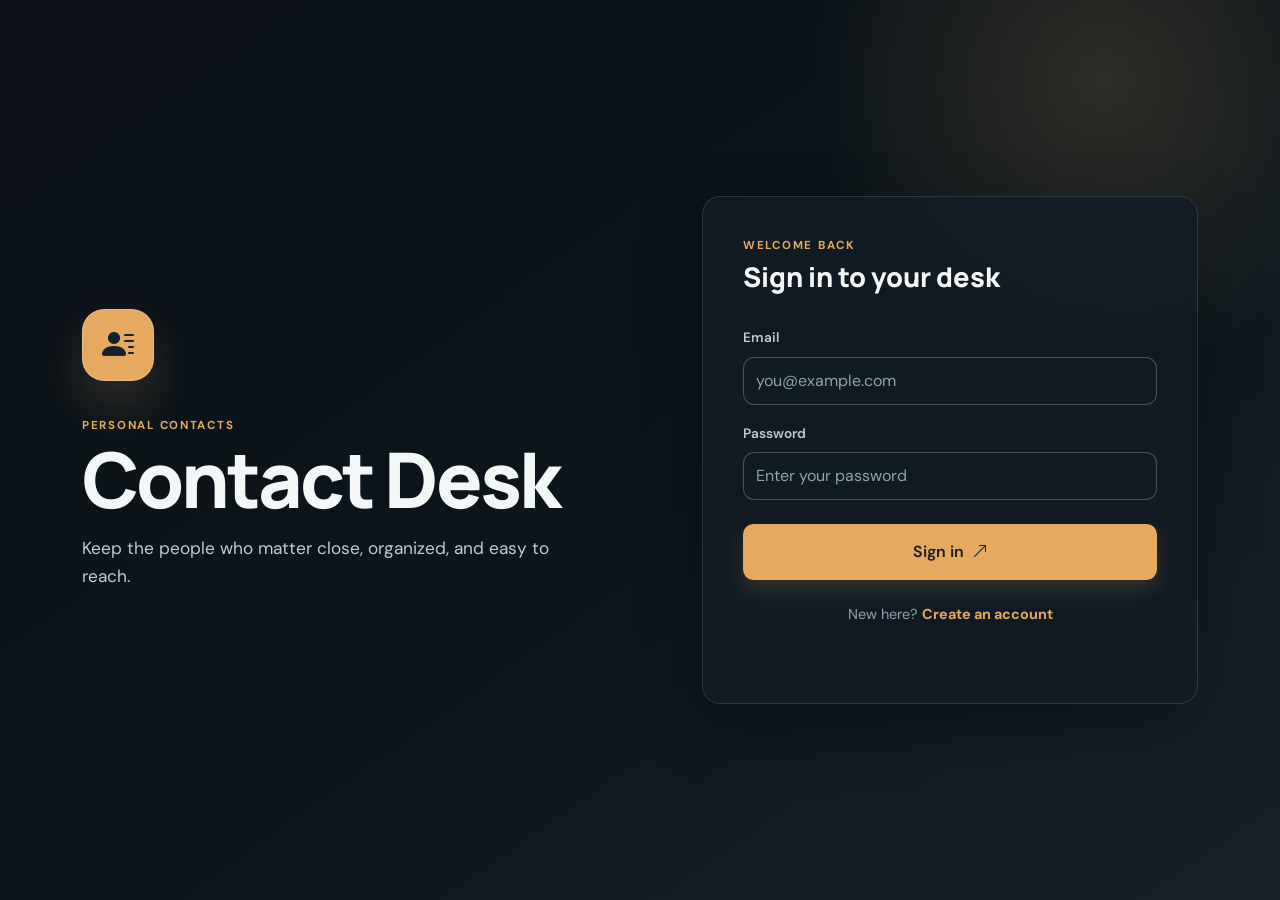
<file: index.html>
<!DOCTYPE html>
<html lang="en" data-bs-theme="dark">
<head>
    <meta charset="UTF-8">
    <meta name="viewport" content="width=device-width, initial-scale=1.0">
    <title>Contact Desk | Sign in</title>
    <link rel="preconnect" href="https://fonts.googleapis.com">
    <link rel="preconnect" href="https://fonts.gstatic.com" crossorigin>
    <link href="https://fonts.googleapis.com/css2?family=DM+Sans:wght@400;500;600;700&family=Manrope:wght@600;700;800&display=swap" rel="stylesheet">
    <link href="https://cdn.jsdelivr.net/npm/bootstrap@5.3.3/dist/css/bootstrap.min.css" rel="stylesheet">
    <link href="https://cdn.jsdelivr.net/npm/bootstrap-icons@1.11.3/font/bootstrap-icons.min.css" rel="stylesheet">
    <link href="css/styles.css" rel="stylesheet">
    <script type="text/javascript" src="js/code.js?v=20260923-contacts-page-2"></script>
</head>
<body class="auth-page">
    <div class="background-glow"></div>
    <main class="container auth-container">
        <div class="auth-intro">
            <div class="app-mark" aria-hidden="true"><i class="bi bi-person-lines-fill"></i></div>
            <p class="eyebrow">Personal contacts</p>
            <h1 id="title">Contact Desk</h1>
            <p class="intro-copy">Keep the people who matter close, organized, and easy to reach.</p>
        </div>

        <section class="card glass-card auth-card" aria-labelledby="authTitle">
            <div class="card-body">
                <div class="auth-heading">
                    <p class="eyebrow">Welcome back</p>
                    <h2 id="authTitle">Sign in to your desk</h2>
                </div>

                <div id="loginPanel">
                    <form id="loginForm" onsubmit="event.preventDefault(); doLogin();" novalidate>
                        <div class="mb-3">
                            <label for="loginEmail" class="form-label form-label-contrast">Email</label>
                            <input type="email" id="loginEmail" class="form-control" autocomplete="email" placeholder="you@example.com" required>
                        </div>
                        <div class="mb-4">
                            <label for="loginPassword" class="form-label form-label-contrast">Password</label>
                            <input type="password" id="loginPassword" class="form-control" autocomplete="current-password" placeholder="Enter your password" required>
                        </div>
                        <button type="submit" id="loginButton" class="btn btn-primary w-100 py-3 fw-semibold">Sign in <i class="bi bi-arrow-up-right ms-1"></i></button>
                    </form>
                    <p class="switch-prompt">New here? <button type="button" class="link-button" onclick="showRegister();">Create an account</button></p>
                </div>

                <div id="registerPanel" class="d-none">
                    <form id="registerForm" onsubmit="event.preventDefault(); doRegister();" novalidate>
                        <div class="row g-3 mb-3">
                            <div class="col-sm-6">
                                <label for="registerFirstName" class="form-label form-label-contrast">First name</label>
                                <input type="text" id="registerFirstName" class="form-control" autocomplete="given-name" required>
                            </div>
                            <div class="col-sm-6">
                                <label for="registerLastName" class="form-label form-label-contrast">Last name</label>
                                <input type="text" id="registerLastName" class="form-control" autocomplete="family-name" required>
                            </div>
                        </div>
                        <div class="mb-3">
                            <label for="registerUsername" class="form-label form-label-contrast">Username</label>
                            <input type="text" id="registerUsername" class="form-control" autocomplete="username" required>
                        </div>
                        <div class="mb-3">
                            <label for="registerEmail" class="form-label form-label-contrast">Email</label>
                            <input type="email" id="registerEmail" class="form-control" autocomplete="email" placeholder="you@example.com" required>
                        </div>
                        <div class="mb-4">
                            <label for="registerPassword" class="form-label form-label-contrast">Password</label>
                            <input type="password" id="registerPassword" class="form-control" autocomplete="new-password" required>
                        </div>
                        <button type="submit" id="registerButton" class="btn btn-primary w-100 py-3 fw-semibold">Create account <i class="bi bi-arrow-up-right ms-1"></i></button>
                    </form>
                    <p class="switch-prompt">Already have an account? <button type="button" class="link-button" onclick="showLogin();">Sign in</button></p>
                </div>

                <p id="authResult" class="status-message" role="status" aria-live="polite"></p>
            </div>
        </section>
    </main>
</body>
</html>
</file>
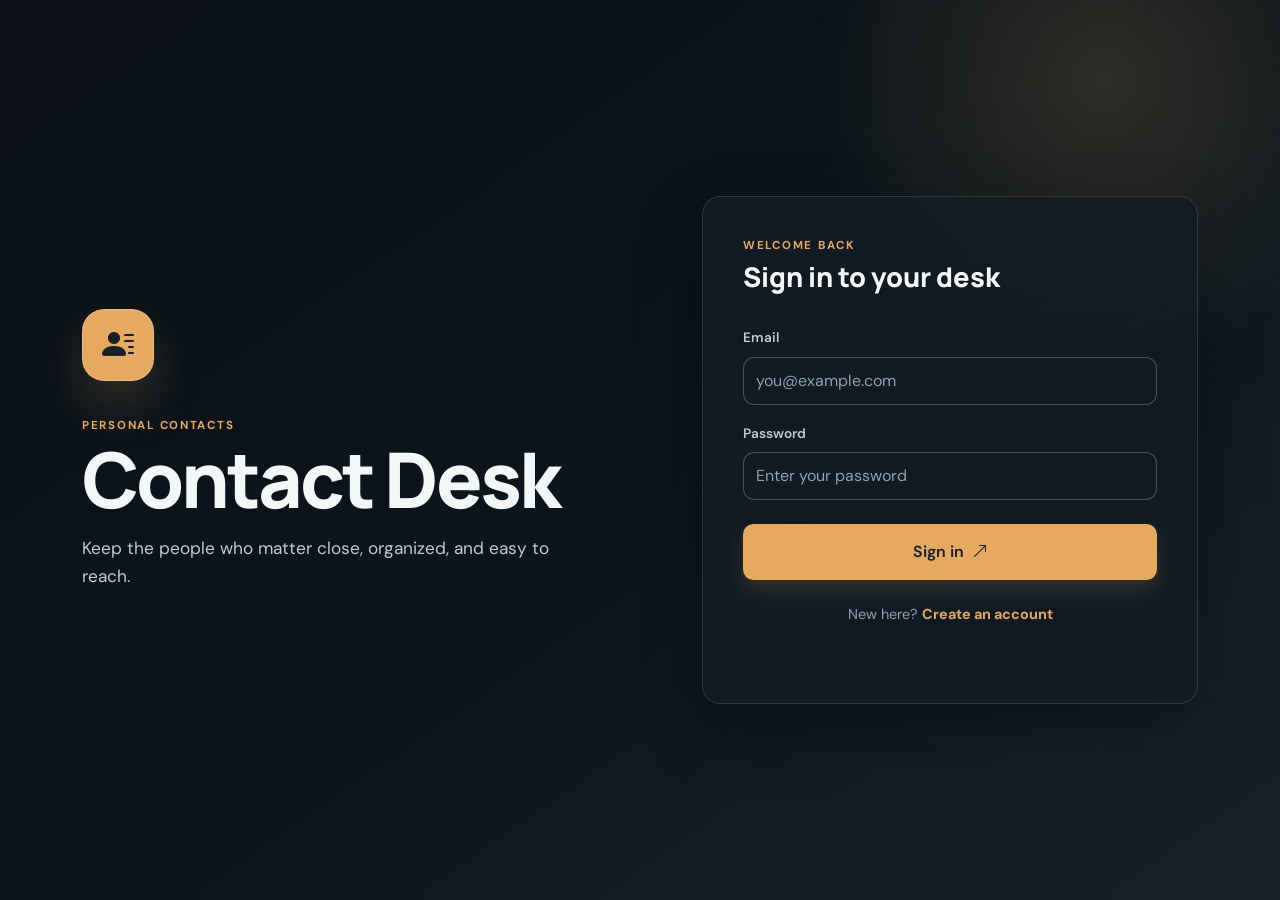
<file: admin.html>
<!DOCTYPE html>
<html lang="en" data-bs-theme="dark">
<head>
    <meta charset="UTF-8">
    <meta name="viewport" content="width=device-width, initial-scale=1.0">
    <title>Contact Desk | Admin</title>
    <link rel="preconnect" href="https://fonts.googleapis.com">
    <link rel="preconnect" href="https://fonts.gstatic.com" crossorigin>
    <link href="https://fonts.googleapis.com/css2?family=DM+Sans:wght@400;500;600;700&family=Manrope:wght@600;700;800&display=swap" rel="stylesheet">
    <link href="https://cdn.jsdelivr.net/npm/bootstrap@5.3.3/dist/css/bootstrap.min.css" rel="stylesheet">
    <link href="https://cdn.jsdelivr.net/npm/bootstrap-icons@1.11.3/font/bootstrap-icons.min.css" rel="stylesheet">
    <link href="css/styles.css" rel="stylesheet">
    <script type="text/javascript" src="js/code.js?v=20260923-contacts-page-2"></script>
</head>
<body class="app-page">
    <div class="background-glow"></div>
    <main class="container app-container">
        <header class="app-header">
            <div class="brand-lockup">
                <div class="app-mark app-mark-small" aria-hidden="true"><i class="bi bi-shield-lock-fill"></i></div>
                <div><p class="eyebrow mb-1">Administration</p><h1 class="brand-title">Contact Desk</h1></div>
            </div>
            <div class="user-bar">
                <a class="btn btn-outline-light btn-sm" href="contacts.html"><i class="bi bi-arrow-left me-1"></i>Contacts</a>
                <button type="button" class="btn btn-outline-danger btn-sm" onclick="doLogout();"><i class="bi bi-box-arrow-right me-1"></i>Log out</button>
            </div>
        </header>

        <section class="dashboard-heading">
            <div><p class="eyebrow">Admin workspace</p><h2>Manage access</h2><p class="page-subtitle">Review accounts and keep an eye on every contact record.</p></div>
        </section>
        <p id="adminStatus" class="status-message" role="status" aria-live="polite"></p>

        <section class="admin-grid">
            <section class="card glass-card dashboard-card" aria-labelledby="usersTitle">
                <div class="card-body">
                    <div class="toolbar">
                        <div><h2 id="usersTitle" class="section-title">Users</h2><p class="section-note">Disable access without deleting an account.</p></div>
                        <form class="search-form" onsubmit="event.preventDefault(); loadAdminUsers(document.getElementById('userSearch').value.trim());">
                            <label for="userSearch" class="visually-hidden">Search users</label>
                            <input type="search" id="userSearch" class="form-control" placeholder="Search users" autocomplete="off">
                            <button type="submit" class="btn btn-outline-light">Search</button>
                        </form>
                    </div>
                    <div id="userList" class="contact-list"></div>
                </div>
            </section>

            <section class="card glass-card form-card" aria-labelledby="adminCreateTitle">
                <div class="card-body">
                    <div class="form-card-heading"><div><p class="eyebrow">Access control</p><h2 id="adminCreateTitle">Create Admin</h2></div></div>
                    <form id="adminForm" onsubmit="event.preventDefault(); createAdmin();" novalidate>
                        <div class="row g-3">
                            <div class="col-sm-6"><label for="adminFirstName" class="form-label form-label-contrast">First name</label><input id="adminFirstName" class="form-control" maxlength="50" required></div>
                            <div class="col-sm-6"><label for="adminLastName" class="form-label form-label-contrast">Last name</label><input id="adminLastName" class="form-control" maxlength="50" required></div>
                            <div class="col-12"><label for="adminUsername" class="form-label form-label-contrast">Username</label><input id="adminUsername" class="form-control" maxlength="50" required></div>
                            <div class="col-12"><label for="adminEmail" class="form-label form-label-contrast">Email</label><input type="email" id="adminEmail" class="form-control" maxlength="254" autocomplete="email" required></div>
                            <div class="col-12"><label for="adminPassword" class="form-label form-label-contrast">Temporary password</label><input type="password" id="adminPassword" class="form-control" maxlength="200" required></div>
                        </div>
                        <p id="adminFormStatus" class="status-message" role="status" aria-live="polite"></p>
                        <button type="submit" class="btn btn-primary w-100">Create Admin</button>
                    </form>
                </div>
            </section>
        </section>

        <section class="card glass-card dashboard-card admin-contacts-card" aria-labelledby="allContactsTitle">
            <div class="card-body">
                <div class="toolbar"><div><h2 id="allContactsTitle" class="section-title">All contacts</h2><p class="section-note">Read-only administrative view with account ownership.</p></div><form class="search-form" onsubmit="event.preventDefault(); loadAllContacts(document.getElementById('allContactSearch').value.trim());"><label for="allContactSearch" class="visually-hidden">Search all contacts</label><input type="search" id="allContactSearch" class="form-control" placeholder="Search all contacts" autocomplete="off"><button type="submit" class="btn btn-outline-light">Search</button></form></div>
                <div id="adminContactList" class="contact-list"></div>
            </div>
        </section>
    </main>
    <script>document.addEventListener('DOMContentLoaded', initAdminPage);</script>
</body>
</html>
</file>
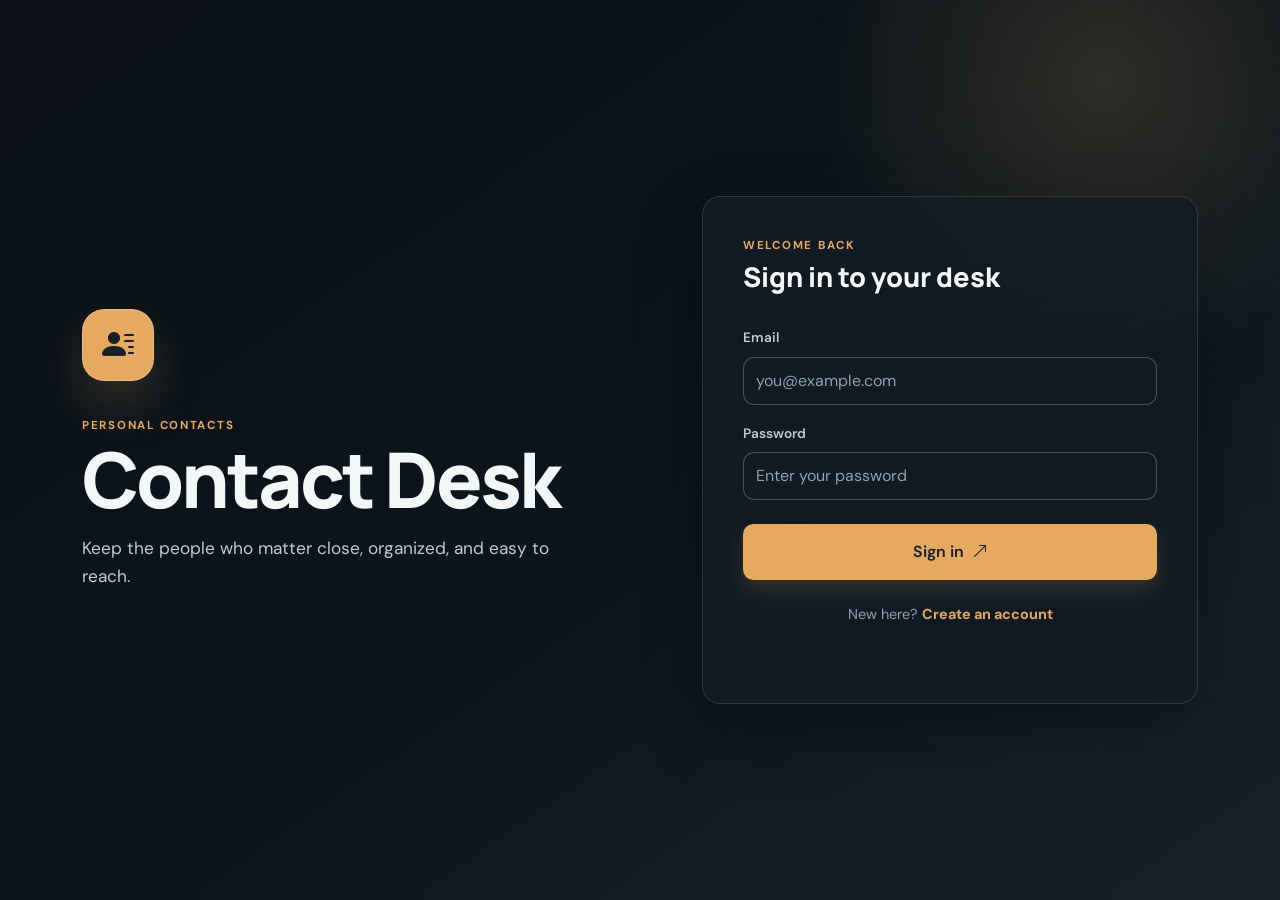
<file: color.html>
<!DOCTYPE html>
<html lang="en" data-bs-theme="dark">
<head>
    <meta charset="UTF-8">
    <meta name="viewport" content="width=device-width, initial-scale=1.0">
    <title>Contact Desk</title>
    <link rel="preconnect" href="https://fonts.googleapis.com">
    <link rel="preconnect" href="https://fonts.gstatic.com" crossorigin>
    <link href="https://fonts.googleapis.com/css2?family=DM+Sans:wght@400;500;600;700&family=Manrope:wght@600;700;800&display=swap" rel="stylesheet">
    <link href="https://cdn.jsdelivr.net/npm/bootstrap@5.3.3/dist/css/bootstrap.min.css" rel="stylesheet">
    <link href="https://cdn.jsdelivr.net/npm/bootstrap-icons@1.11.3/font/bootstrap-icons.min.css" rel="stylesheet">
    <link href="css/styles.css" rel="stylesheet">
    <script type="text/javascript" src="js/code.js"></script>
</head>
<body class="app-page">
    <div class="background-glow"></div>
    <main class="container app-container">
        <header class="app-header">
            <div class="brand-lockup">
                <div class="app-mark app-mark-small" aria-hidden="true"><i class="bi bi-person-lines-fill"></i></div>
                <div>
                    <p class="eyebrow mb-1">Personal contacts</p>
                    <h1 id="title" class="brand-title">Contact Desk</h1>
                </div>
            </div>
            <div class="user-bar">
                <span id="userName" class="user-name"></span>
                <button type="button" id="logoutButton" class="btn btn-outline-light btn-sm" onclick="doLogout();"><i class="bi bi-box-arrow-right me-1"></i>Log out</button>
            </div>
        </header>

        <section class="dashboard-heading">
            <div>
                <p class="eyebrow">Your address book</p>
                <h2>Contacts</h2>
                <p class="page-subtitle">A simple place for the people you want within reach.</p>
            </div>
            <button type="button" class="btn btn-primary" onclick="openCreateContact();"><i class="bi bi-plus-lg me-2"></i>Add contact</button>
        </section>

        <section class="card glass-card dashboard-card" aria-labelledby="contactsTitle">
            <div class="card-body">
                <div class="toolbar">
                    <div>
                        <h2 id="contactsTitle" class="section-title">All contacts</h2>
                        <p id="contactStatus" class="status-message" role="status" aria-live="polite"></p>
                    </div>
                    <form class="search-form" onsubmit="event.preventDefault(); searchContacts(document.getElementById('searchText').value.trim());">
                        <label for="searchText" class="visually-hidden">Search contacts</label>
                        <div class="search-input-wrap">
                            <i class="bi bi-search" aria-hidden="true"></i>
                            <input type="search" id="searchText" class="form-control" placeholder="Search name, email, or phone" autocomplete="off">
                        </div>
                        <button type="submit" class="btn btn-outline-light">Search</button>
                    </form>
                </div>
                <div id="contactList" class="contact-list" aria-live="polite" aria-busy="false"></div>
            </div>
        </section>

        <section id="contactFormPanel" class="card glass-card form-card d-none" aria-labelledby="contactFormTitle">
            <div class="card-body">
                <div class="form-card-heading">
                    <div>
                        <p class="eyebrow">Contact details</p>
                        <h2 id="contactFormTitle">Add contact</h2>
                    </div>
                    <button type="button" class="icon-button" aria-label="Close contact form" onclick="closeContactForm();"><i class="bi bi-x-lg"></i></button>
                </div>
                <form id="contactForm" onsubmit="event.preventDefault(); editingContactId ? updateContact() : createContact();" novalidate>
                    <div class="row g-3">
                        <div class="col-sm-6">
                            <label for="contactFirstName" class="form-label form-label-contrast">First name</label>
                            <input type="text" id="contactFirstName" class="form-control" maxlength="50" autocomplete="given-name">
                        </div>
                        <div class="col-sm-6">
                            <label for="contactLastName" class="form-label form-label-contrast">Last name</label>
                            <input type="text" id="contactLastName" class="form-control" maxlength="50" autocomplete="family-name">
                        </div>
                        <div class="col-sm-6">
                            <label for="contactEmail" class="form-label form-label-contrast">Email</label>
                            <input type="email" id="contactEmail" class="form-control" maxlength="50" autocomplete="email">
                        </div>
                        <div class="col-sm-6">
                            <label for="contactPhone" class="form-label form-label-contrast">Phone</label>
                            <input type="tel" id="contactPhone" class="form-control" maxlength="20" autocomplete="tel">
                        </div>
                    </div>
                    <p id="contactFormStatus" class="status-message" role="status" aria-live="polite"></p>
                    <div class="form-actions">
                        <button type="button" class="btn btn-outline-light" onclick="closeContactForm();">Cancel</button>
                        <button type="submit" id="saveContactButton" class="btn btn-primary">Add contact</button>
                    </div>
                </form>
            </div>
        </section>
    </main>
    <script>document.addEventListener('DOMContentLoaded', readCookie);</script>
</body>
</html>
</file>
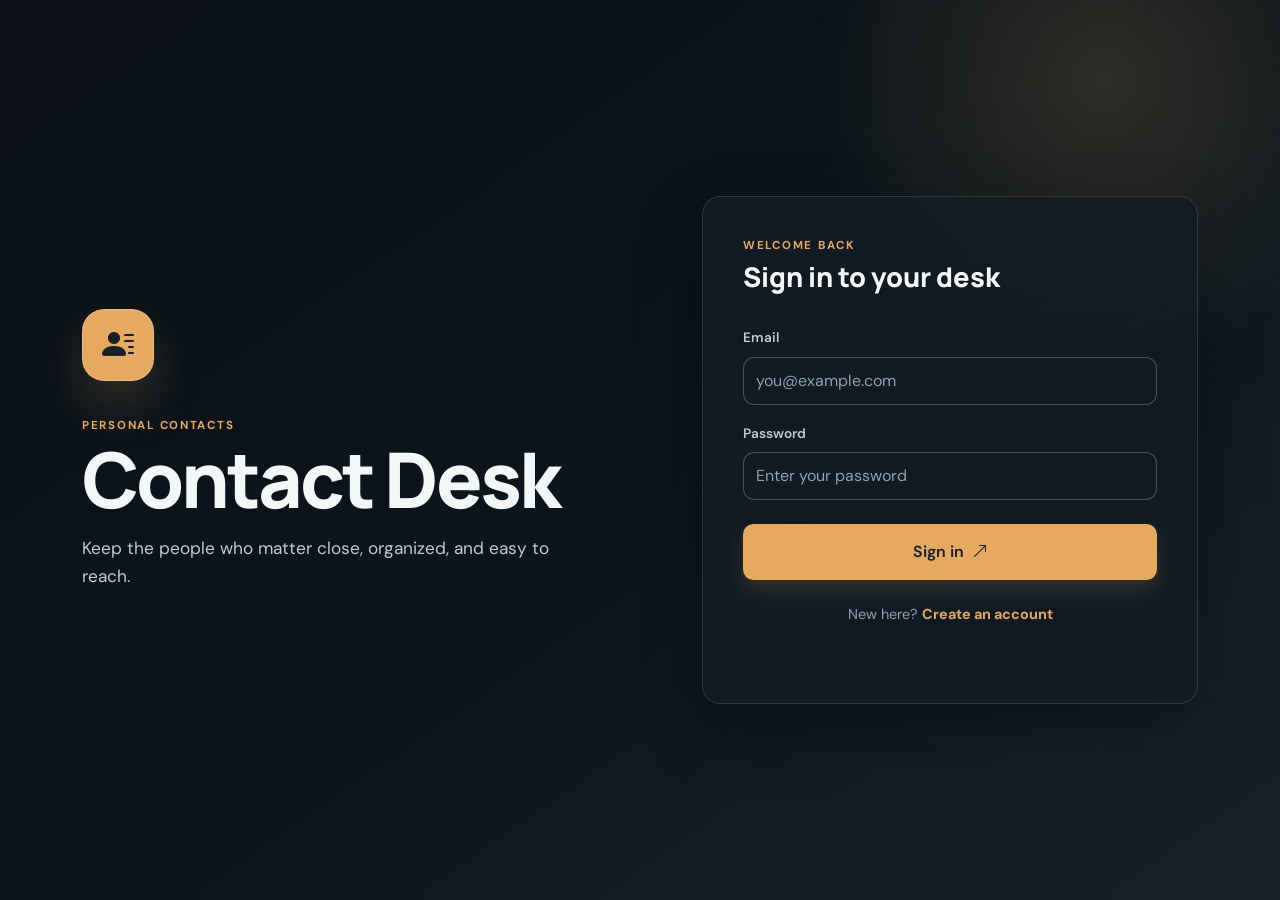
<file: contacts.html>
<!DOCTYPE html>
<html lang="en" data-bs-theme="dark">
<head>
    <meta charset="UTF-8">
    <meta name="viewport" content="width=device-width, initial-scale=1.0">
    <title>Contact Desk</title>
    <link rel="preconnect" href="https://fonts.googleapis.com">
    <link rel="preconnect" href="https://fonts.gstatic.com" crossorigin>
    <link href="https://fonts.googleapis.com/css2?family=DM+Sans:wght@400;500;600;700&family=Manrope:wght@600;700;800&display=swap" rel="stylesheet">
    <link href="https://cdn.jsdelivr.net/npm/bootstrap@5.3.3/dist/css/bootstrap.min.css" rel="stylesheet">
    <link href="https://cdn.jsdelivr.net/npm/bootstrap-icons@1.11.3/font/bootstrap-icons.min.css" rel="stylesheet">
    <link href="css/styles.css" rel="stylesheet">
    <script type="text/javascript" src="js/code.js?v=20260923-contacts-page-2"></script>
</head>
<body class="app-page">
    <div class="background-glow"></div>
    <main class="container app-container">
        <header class="app-header">
            <div class="brand-lockup">
                <div class="app-mark app-mark-small" aria-hidden="true"><i class="bi bi-person-lines-fill"></i></div>
                <div>
                    <p class="eyebrow mb-1">Personal contacts</p>
                    <h1 id="title" class="brand-title">Contact Desk</h1>
                </div>
            </div>
            <div class="user-bar">
                <span id="userName" class="user-name"></span>
                <a id="adminLink" class="btn btn-outline-light btn-sm d-none" href="admin.html"><i class="bi bi-shield-lock me-1"></i>Admin</a>
                <button type="button" id="logoutButton" class="btn btn-outline-light btn-sm" onclick="doLogout();"><i class="bi bi-box-arrow-right me-1"></i>Log out</button>
            </div>
        </header>

        <section class="dashboard-heading">
            <div>
                <p class="eyebrow">Your address book</p>
                <h2>Contacts</h2>
                <p class="page-subtitle">A simple place for the people you want within reach.</p>
            </div>
            <button type="button" class="btn btn-primary" onclick="openCreateContact();"><i class="bi bi-plus-lg me-2"></i>Add contact</button>
        </section>

        <section class="card glass-card dashboard-card" aria-labelledby="contactsTitle">
            <div class="card-body">
                <div class="toolbar">
                    <div>
                        <h2 id="contactsTitle" class="section-title">All contacts</h2>
                        <p id="contactStatus" class="status-message" role="status" aria-live="polite"></p>
                    </div>
                    <form class="search-form" onsubmit="event.preventDefault(); searchContacts(document.getElementById('searchText').value.trim());">
                        <label for="searchText" class="visually-hidden">Search contacts</label>
                        <div class="search-input-wrap">
                            <i class="bi bi-search" aria-hidden="true"></i>
                            <input type="search" id="searchText" class="form-control" placeholder="Search name, email, or phone" autocomplete="off">
                        </div>
                        <button type="submit" class="btn btn-outline-light">Search</button>
                    </form>
                </div>
                <div id="contactList" class="contact-list" aria-live="polite" aria-busy="false"></div>
            </div>
        </section>

        <section class="card glass-card dashboard-card directory-card" aria-labelledby="directoryTitle">
            <div class="card-body">
                <div class="toolbar">
                    <div>
                        <h2 id="directoryTitle" class="section-title">Contact directory</h2>
                        <p id="directoryStatus" class="status-message" role="status" aria-live="polite"></p>
                    </div>
                    <form class="search-form" onsubmit="event.preventDefault(); loadDirectory(document.getElementById('directorySearch').value.trim());">
                        <label for="directorySearch" class="visually-hidden">Search contact directory</label>
                        <div class="search-input-wrap">
                            <i class="bi bi-search" aria-hidden="true"></i>
                            <input type="search" id="directorySearch" class="form-control" placeholder="Search the full directory" autocomplete="off">
                        </div>
                        <button type="submit" class="btn btn-outline-light">Search</button>
                    </form>
                </div>
                <div id="directoryList" class="contact-list" aria-live="polite" aria-busy="false"></div>
            </div>
        </section>

        <section id="contactFormPanel" class="card glass-card form-card d-none" aria-labelledby="contactFormTitle">
            <div class="card-body">
                <div class="form-card-heading">
                    <div>
                        <p class="eyebrow">Contact details</p>
                        <h2 id="contactFormTitle">Add contact</h2>
                    </div>
                    <button type="button" class="icon-button" aria-label="Close contact form" onclick="closeContactForm();"><i class="bi bi-x-lg"></i></button>
                </div>
                <form id="contactForm" onsubmit="event.preventDefault(); editingContactId ? updateContact() : createContact();" novalidate>
                    <div class="row g-3">
                        <div class="col-sm-6">
                            <label for="contactFirstName" class="form-label form-label-contrast">First name</label>
                            <input type="text" id="contactFirstName" class="form-control" maxlength="50" autocomplete="given-name">
                        </div>
                        <div class="col-sm-6">
                            <label for="contactLastName" class="form-label form-label-contrast">Last name</label>
                            <input type="text" id="contactLastName" class="form-control" maxlength="50" autocomplete="family-name">
                        </div>
                        <div class="col-sm-6">
                            <label for="contactEmail" class="form-label form-label-contrast">Email</label>
                            <input type="email" id="contactEmail" class="form-control" maxlength="50" autocomplete="email">
                        </div>
                        <div class="col-sm-6">
                            <label for="contactPhone" class="form-label form-label-contrast">Phone</label>
                            <input type="tel" id="contactPhone" class="form-control" maxlength="20" autocomplete="tel">
                        </div>
                    </div>
                    <p id="contactFormStatus" class="status-message" role="status" aria-live="polite"></p>
                    <div class="form-actions">
                        <button type="button" class="btn btn-outline-light" onclick="closeContactForm();">Cancel</button>
                        <button type="submit" id="saveContactButton" class="btn btn-primary">Add contact</button>
                    </div>
                </form>
            </div>
        </section>
    </main>
    <script>document.addEventListener('DOMContentLoaded', readCookie);</script>
</body>
</html>
</file>
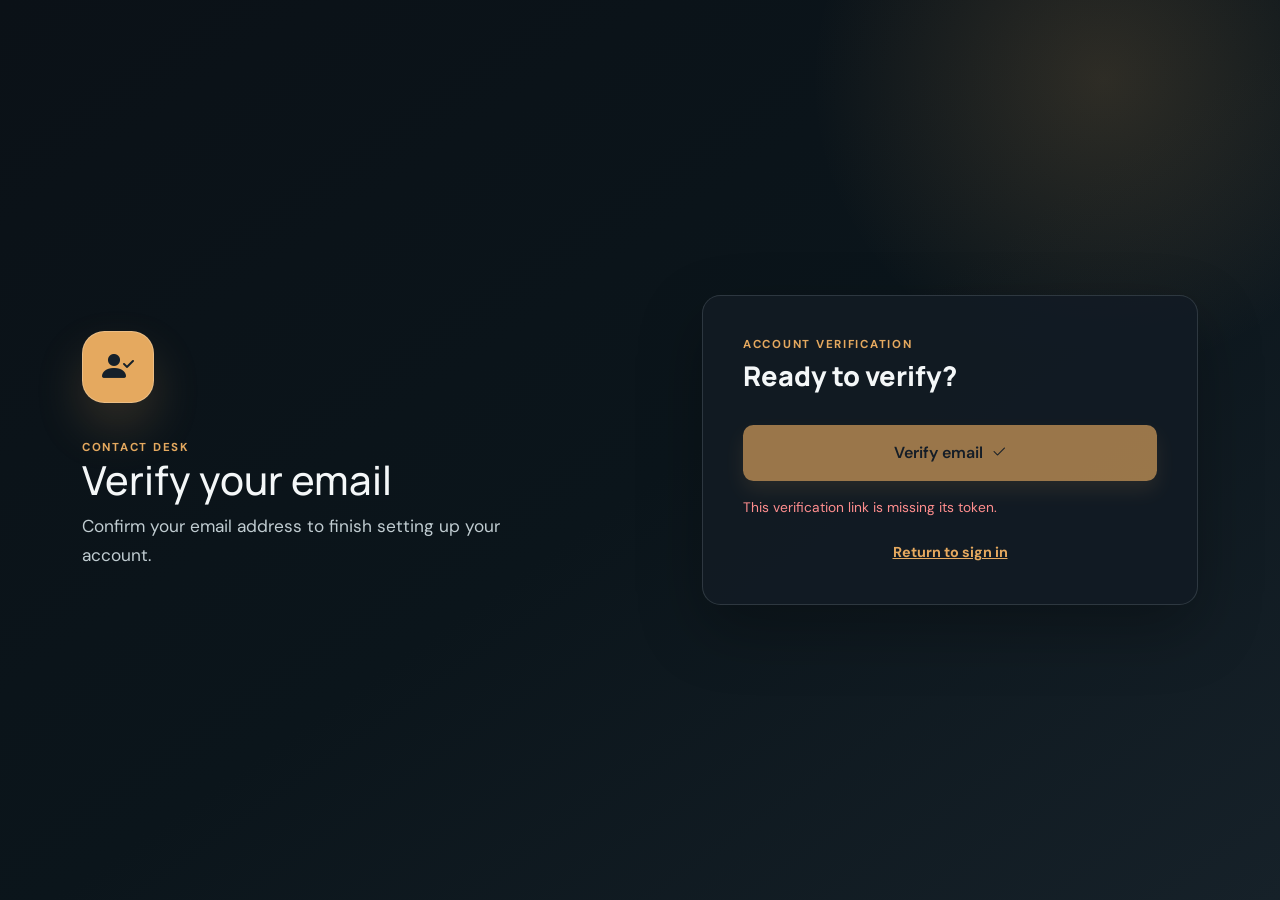
<file: verify.html>
<!DOCTYPE html>
<html lang="en" data-bs-theme="dark">
<head>
    <meta charset="UTF-8">
    <meta name="viewport" content="width=device-width, initial-scale=1.0">
    <meta name="referrer" content="no-referrer">
    <title>Contact Desk | Verify email</title>
    <link rel="preconnect" href="https://fonts.googleapis.com">
    <link rel="preconnect" href="https://fonts.gstatic.com" crossorigin>
    <link href="https://fonts.googleapis.com/css2?family=DM+Sans:wght@400;500;600;700&family=Manrope:wght@600;700;800&display=swap" rel="stylesheet">
    <link href="https://cdn.jsdelivr.net/npm/bootstrap@5.3.3/dist/css/bootstrap.min.css" rel="stylesheet">
    <link href="https://cdn.jsdelivr.net/npm/bootstrap-icons@1.11.3/font/bootstrap-icons.min.css" rel="stylesheet">
    <link href="css/styles.css" rel="stylesheet">
    <script src="js/verify.js" defer></script>
</head>
<body class="auth-page">
    <div class="background-glow"></div>
    <main class="container auth-container">
        <div class="auth-intro">
            <div class="app-mark" aria-hidden="true"><i class="bi bi-person-check-fill"></i></div>
            <p class="eyebrow">Contact Desk</p>
            <h1>Verify your email</h1>
            <p class="intro-copy">Confirm your email address to finish setting up your account.</p>
        </div>

        <section class="card glass-card auth-card" aria-labelledby="verifyTitle">
            <div class="card-body">
                <div class="auth-heading">
                    <p class="eyebrow">Account verification</p>
                    <h2 id="verifyTitle">Ready to verify?</h2>
                </div>
                <form id="verificationForm">
                    <button type="submit" id="verifyButton" class="btn btn-primary w-100 py-3 fw-semibold">
                        Verify email <i class="bi bi-check2 ms-1"></i>
                    </button>
                </form>
                <p id="verificationStatus" class="status-message" role="status" aria-live="polite"></p>
                <p class="switch-prompt"><a class="link-button" href="index.html">Return to sign in</a></p>
            </div>
        </section>
    </main>
</body>
</html>
</file>
<file: css/styles.css>
:root {
    --app-font: 'DM Sans', system-ui, sans-serif;
    --display-font: 'Manrope', 'DM Sans', sans-serif;
    --bg-dark: #0b1117;
    --bg-card: #121b24;
    --bg-section: #192531;
    --bg-input: #101a23;
    --text-primary: #f4f7f8;
    --text-secondary: #c0ccd1;
    --text-muted: #91a2aa;
    --color-error: #ff8e8e;
    --color-success: #62ddb0;
    --color-info: #80d9ef;
    --primary: #e5a95f;
    --primary-dark: #b87835;
    --line: rgba(220, 235, 239, 0.14);
}

* {
    box-sizing: border-box;
}

body {
    margin: 0;
    font-family: var(--app-font);
    background: var(--bg-dark);
    color: var(--text-primary);
    min-height: 100vh;
    overflow-x: hidden;
}

body::before {
    content: '';
    position: fixed;
    inset: 0;
    z-index: -2;
    background: linear-gradient(145deg, #0b1117 0%, #0b151b 52%, #162129 100%);
}

.background-glow {
    position: fixed;
    top: -14rem;
    right: -8rem;
    width: 38rem;
    height: 38rem;
    z-index: -1;
    pointer-events: none;
    background: radial-gradient(circle, rgba(229, 169, 95, 0.16), transparent 68%);
}

.auth-container {
    display: grid;
    grid-template-columns: minmax(0, 0.9fr) minmax(360px, 1fr);
    align-items: center;
    gap: clamp(2rem, 7vw, 7rem);
    min-height: 100vh;
    padding-top: 3rem;
    padding-bottom: 3rem;
}

.auth-intro {
    max-width: 34rem;
}

.app-mark {
    display: grid;
    place-items: center;
    width: 4.5rem;
    height: 4.5rem;
    margin-bottom: 2.25rem;
    border: 1px solid rgba(255, 255, 255, 0.23);
    border-radius: 1.4rem;
    color: #15202a;
    background: var(--primary);
    box-shadow: 0 1.5rem 3rem rgba(229, 169, 95, 0.18);
    font-size: 2rem;
}

.app-mark-small {
    width: 2.8rem;
    height: 2.8rem;
    margin: 0;
    border-radius: 0.85rem;
    font-size: 1.25rem;
}

.eyebrow {
    margin: 0;
    color: var(--primary);
    font-size: 0.72rem;
    font-weight: 700;
    letter-spacing: 0.15em;
    text-transform: uppercase;
}

h1, h2, h3, .brand-title {
    font-family: var(--display-font);
}

#title {
    margin: 0.4rem 0 1.1rem;
    color: var(--text-primary);
    font-size: clamp(2.6rem, 6vw, 4.8rem);
    font-weight: 800;
    letter-spacing: -0.04em;
    line-height: 0.98;
}

.intro-copy, .page-subtitle {
    max-width: 30rem;
    margin: 0;
    color: var(--text-secondary);
    font-size: 1.08rem;
    line-height: 1.65;
}

.glass-card {
    background: rgba(18, 27, 36, 0.9) !important;
    border: 1px solid var(--line) !important;
    border-radius: 1.15rem !important;
    box-shadow: 0 1.5rem 4rem rgba(0, 0, 0, 0.28) !important;
}

.auth-card {
    width: 100%;
    max-width: 31rem;
    justify-self: end;
}

.auth-card .card-body, .dashboard-card .card-body, .form-card .card-body {
    padding: clamp(1.4rem, 4vw, 2.5rem);
}

.auth-heading {
    margin-bottom: 2rem;
}

.auth-heading h2, .dashboard-heading h2, .form-card-heading h2 {
    margin: 0.4rem 0 0;
    color: var(--text-primary);
    font-size: 1.7rem;
    font-weight: 800;
}

.form-label-contrast {
    color: var(--text-secondary);
    font-size: 0.85rem;
    font-weight: 600;
}

.form-control {
    min-height: 3rem;
    border: 1px solid rgba(192, 204, 209, 0.3) !important;
    border-radius: 0.7rem;
    background: var(--bg-input) !important;
    color: var(--text-primary) !important;
}

.form-control::placeholder {
    color: var(--text-muted) !important;
    opacity: 1;
}

.form-control:focus {
    border-color: var(--primary) !important;
    box-shadow: 0 0 0 0.2rem rgba(229, 169, 95, 0.2) !important;
}

.btn {
    border-radius: 0.65rem;
    font-family: var(--app-font);
    transition: transform 0.2s ease, box-shadow 0.2s ease, background 0.2s ease;
}

.btn-primary {
    border: 0;
    color: #17202a !important;
    background: var(--primary) !important;
    box-shadow: 0 0.6rem 1.2rem rgba(229, 169, 95, 0.16);
}

.btn-primary:hover, .btn-primary:focus-visible {
    color: #17202a !important;
    background: #f1bc76 !important;
    box-shadow: 0 0.8rem 1.4rem rgba(229, 169, 95, 0.22);
    transform: translateY(-1px);
}

.btn-outline-light {
    border-color: rgba(220, 235, 239, 0.3);
    color: var(--text-secondary);
}

.btn-outline-light:hover, .btn-outline-light:focus-visible {
    border-color: var(--text-primary);
    color: var(--text-primary);
    background: rgba(255, 255, 255, 0.08);
}

.btn-outline-danger {
    border-color: rgba(255, 142, 142, 0.6);
    color: var(--color-error);
}

.btn-outline-danger:hover, .btn-outline-danger:focus-visible {
    color: #201315;
    background: var(--color-error);
}

.switch-prompt {
    margin: 1.5rem 0 0;
    color: var(--text-muted);
    text-align: center;
    font-size: 0.9rem;
}

.link-button {
    padding: 0;
    border: 0;
    color: var(--primary);
    background: transparent;
    font: inherit;
    font-weight: 700;
}

.link-button:hover, .link-button:focus-visible {
    color: #f1bc76;
    text-decoration: underline;
}

.status-message {
    min-height: 1.35rem;
    margin: 1rem 0 0;
    color: transparent;
    font-size: 0.86rem;
}

.status-error { color: var(--color-error); }
.status-success { color: var(--color-success); }
.status-info { color: var(--color-info); }

.app-container {
    max-width: 72rem;
    padding-top: 2rem;
    padding-bottom: 4rem;
}

.app-header {
    display: flex;
    align-items: center;
    justify-content: space-between;
    gap: 1rem;
    padding-bottom: 1.5rem;
    border-bottom: 1px solid var(--line);
}

.brand-lockup, .user-bar, .toolbar, .form-card-heading, .form-actions, .contact-row {
    display: flex;
    align-items: center;
}

.brand-lockup { gap: 0.75rem; }
.brand-title { margin: 0; font-size: 1.25rem; font-weight: 800; }
.user-bar { gap: 1rem; }
.user-name { color: var(--text-secondary); font-size: 0.9rem; }

.dashboard-heading {
    display: flex;
    align-items: end;
    justify-content: space-between;
    gap: 1.5rem;
    padding: 4rem 0 2rem;
}

.dashboard-heading h2 { font-size: 2.4rem; }
.dashboard-card, .form-card { margin-top: 0; }
.form-card { margin-top: 1.25rem; }

.toolbar {
    align-items: end;
    justify-content: space-between;
    gap: 1.25rem;
    padding-bottom: 1.5rem;
    border-bottom: 1px solid var(--line);
}

.section-title {
    margin: 0;
    color: var(--text-primary);
    font-size: 1.15rem;
    font-weight: 800;
}

.toolbar .status-message { margin: 0.4rem 0 0; }
.search-form { display: flex; gap: 0.6rem; }
.search-input-wrap { position: relative; min-width: min(28rem, 42vw); }
.search-input-wrap i { position: absolute; top: 0.85rem; left: 1rem; color: var(--text-muted); }
.search-input-wrap .form-control { padding-left: 2.7rem; }

.contact-list { display: grid; gap: 0.75rem; padding-top: 1.25rem; }
.contact-row {
    justify-content: space-between;
    gap: 1.5rem;
    padding: 1rem 1.1rem;
    border: 1px solid var(--line);
    border-radius: 0.8rem;
    background: rgba(25, 37, 49, 0.62);
}

.contact-name { margin: 0 0 0.45rem; color: var(--text-primary); font-size: 1rem; font-weight: 700; }
.contact-detail { margin: 0.18rem 0 0; color: var(--text-secondary); font-size: 0.88rem; }
.contact-actions { display: flex; flex-wrap: wrap; gap: 0.5rem; }
.empty-state { margin: 0; padding: 3rem 1rem; color: var(--text-muted); text-align: center; }
.form-card-heading { justify-content: space-between; margin-bottom: 1.5rem; }
.icon-button { border: 0; color: var(--text-muted); background: transparent; font-size: 1.1rem; }
.icon-button:hover, .icon-button:focus-visible { color: var(--text-primary); }
.form-actions { justify-content: flex-end; gap: 0.65rem; margin-top: 1.25rem; }
.section-note { margin: 0.35rem 0 0; color: var(--text-muted); font-size: 0.82rem; }
.admin-grid { display: grid; grid-template-columns: minmax(0, 1.3fr) minmax(18rem, 0.7fr); gap: 1.25rem; }
.admin-contacts-card { margin-top: 1.25rem; }
.directory-card { margin-top: 1.25rem; }

@media (max-width: 767.98px) {
    .auth-container { display: block; padding-top: 2.5rem; }
    .auth-intro { margin-bottom: 2.5rem; }
    .auth-card { max-width: none; }
    #title { font-size: 3.3rem; }
    .app-container { padding-top: 1rem; }
    .app-header, .dashboard-heading, .toolbar { align-items: stretch; flex-direction: column; }
    .user-bar { justify-content: space-between; }
    .dashboard-heading { padding: 2.5rem 0 1.5rem; }
    .dashboard-heading .btn { width: 100%; }
    .search-form { flex-direction: column; }
    .search-input-wrap { min-width: 0; }
    .search-form .btn { width: 100%; }
    .contact-row { align-items: stretch; flex-direction: column; gap: 1rem; }
    .contact-actions .btn { flex: 1; }
    .admin-grid { grid-template-columns: 1fr; }
}
</file>
